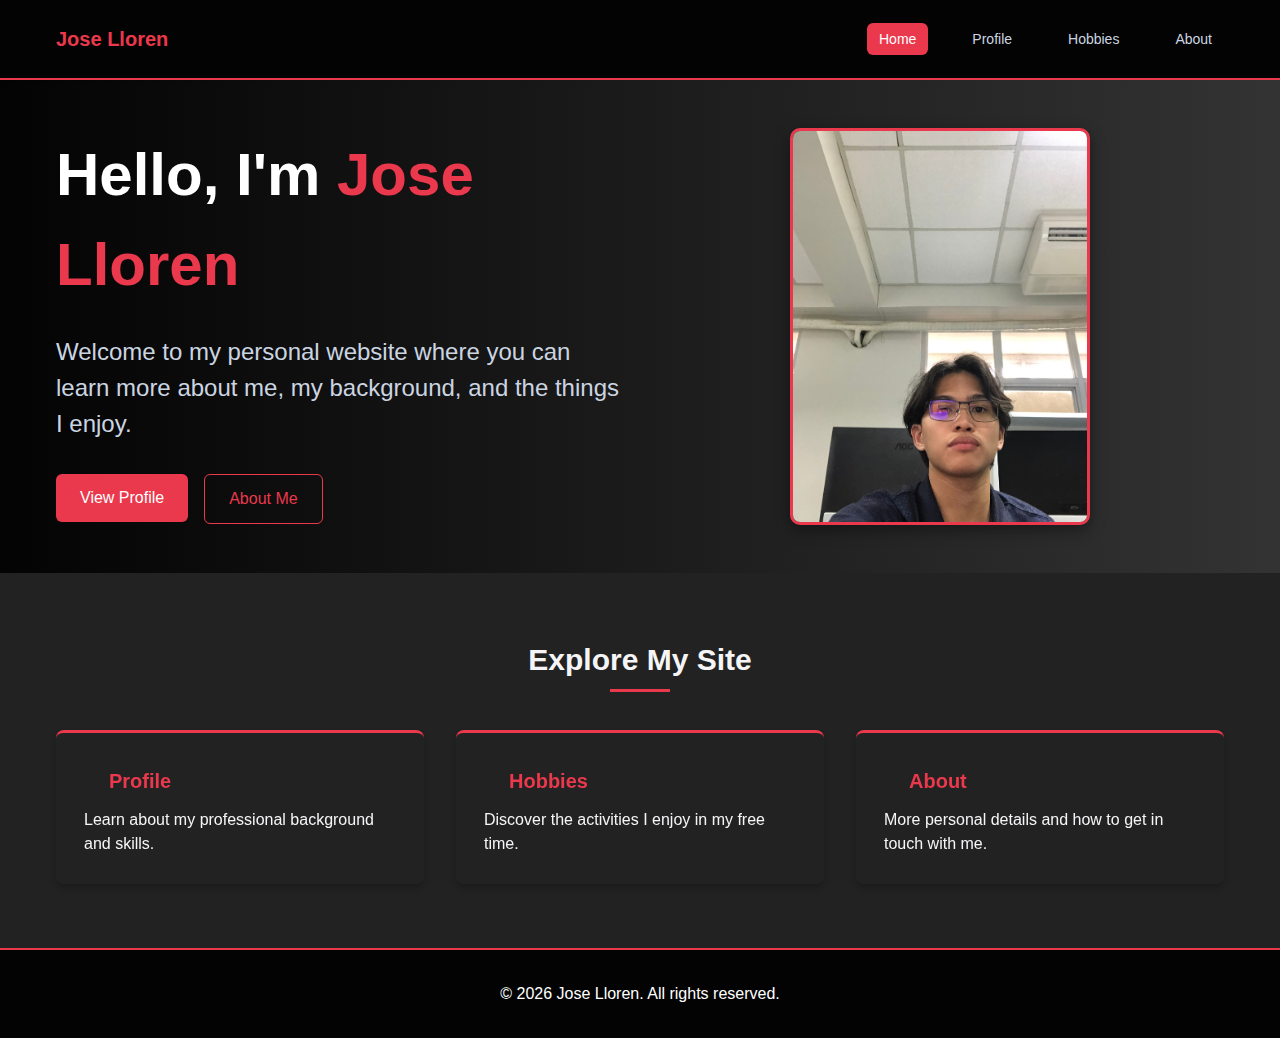
<file: index.html>
<!DOCTYPE html>
<html lang="en">
<head>
  <meta charset="UTF-8">
  <meta name="viewport" content="width=device-width, initial-scale=1.0">
  <title>Jose Lloren - Home</title>
  <meta name="description" content="Personal website of Jose Lloren">
  <link rel="stylesheet" href="styles.css">
</head>
<body>
  <nav>
    <div class="container">
      <a href="index.html" class="brand">Jose Lloren</a>
      <ul class="nav-links">
        <li><a href="index.html" class="active">Home</a></li>
        <li><a href="profile.html">Profile</a></li>
        <li><a href="hobbies.html">Hobbies</a></li>
        <li><a href="about.html">About</a></li>
      </ul>
    </div>
  </nav>
  
  <div class="hero">
    <div class="container">
      <div class="hero-content">
        <div class="hero-text">
          <h1>Hello, I'm <span class="hero-name">Jose Lloren</span></h1>
          <p>Welcome to my personal website where you can learn more about me, my background, and the things I enjoy.</p>
          <div class="button-container">
            <a href="profile.html" class="button button-primary">View Profile</a>
            <a href="about.html" class="button button-outline">About Me</a>
          </div>
        </div>
        <div class="hero-image">
          <img src="cd43dc96-94c6-40a9-b645-e7e615372386.png" class="profile-image">
        </div>
      </div>
    </div>
  </div>
  
  <section>
    <div class="container">
      <h2>Explore My Site</h2>
      
      <div class="grid grid-cols-1 grid-cols-3">
        <div class="card">
          <div class="card-content">
            <h3 class="card-title">Profile</h3>
            <p>Learn about my professional background and skills.</p>
          </div>
        </div>
        
        <div class="card">
          <div class="card-content">
            <h3 class="card-title">Hobbies</h3>
            <p>Discover the activities I enjoy in my free time.</p>
          </div>
        </div>
        
        <div class="card">
          <div class="card-content">
            <h3 class="card-title">About</h3>
            <p>More personal details and how to get in touch with me.</p>
          </div>
        </div>
      </div>
    </div>
  </section>
  
  <footer>
    <div class="container">
      <p>© <script>document.write(new Date().getFullYear())</script> Jose Lloren. All rights reserved.</p>
    </div>
  </footer>
</body>
</html>
</file>
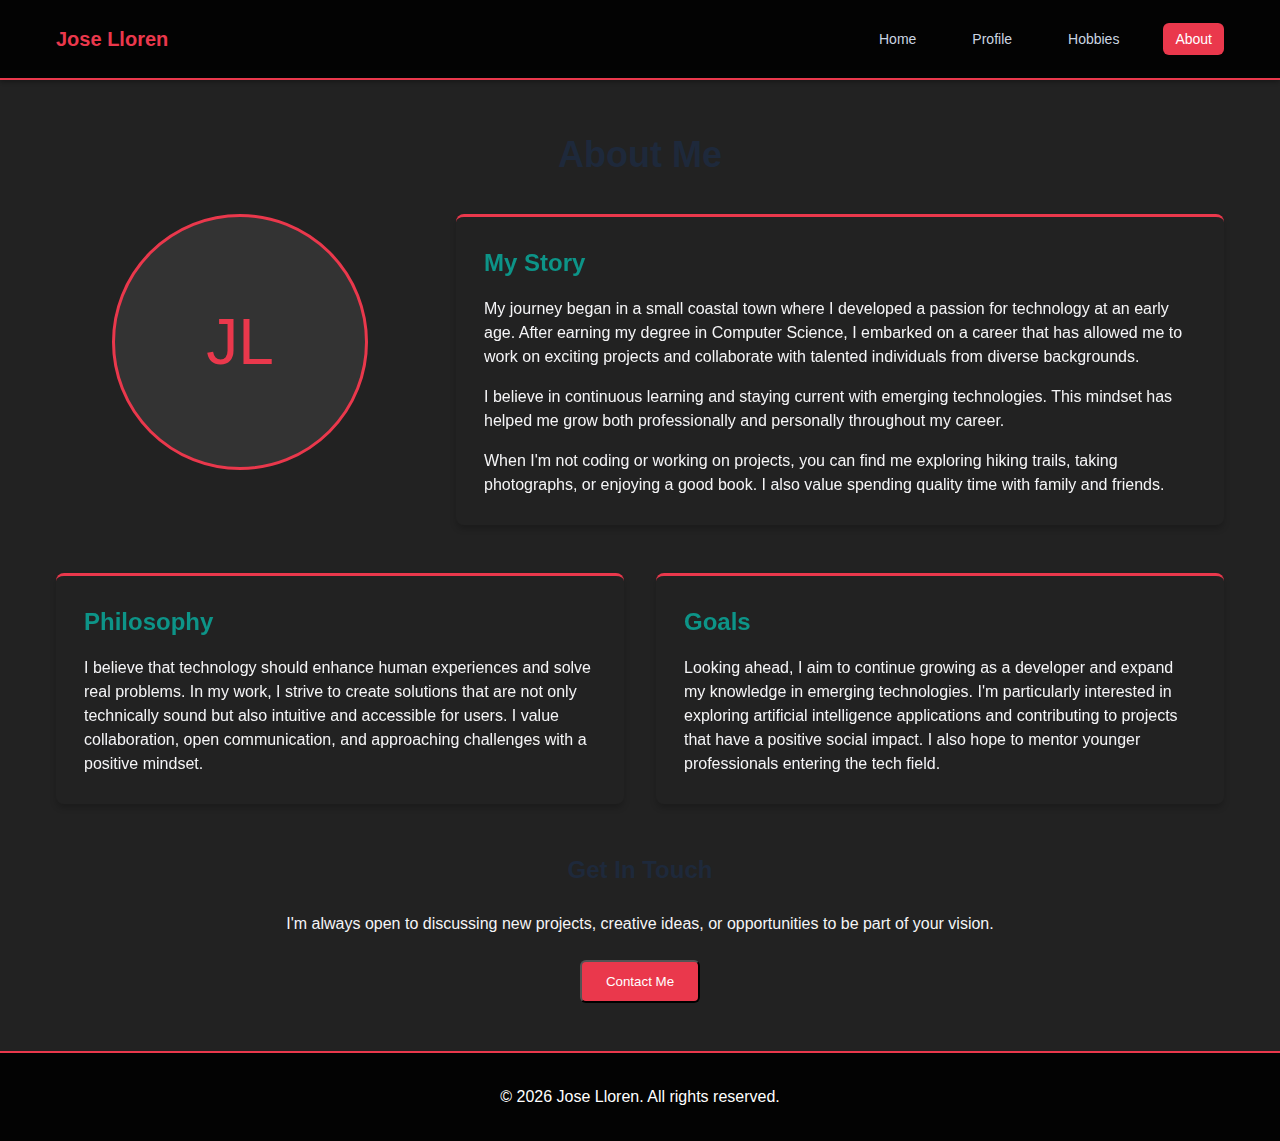
<file: about.html>
<!DOCTYPE html>
<html lang="en">
<head>
  <meta charset="UTF-8">
  <meta name="viewport" content="width=device-width, initial-scale=1.0">
  <title>Jose Lloren - About</title>
  <meta name="description" content="About Jose Lloren">
  <link rel="stylesheet" href="styles.css">
</head>
<body>
  <nav>
    <div class="container">
      <a href="index.html" class="brand">Jose Lloren</a>
      <ul class="nav-links">
        <li><a href="index.html">Home</a></li>
        <li><a href="profile.html">Profile</a></li>
        <li><a href="hobbies.html">Hobbies</a></li>
        <li><a href="about.html" class="active">About</a></li>
      </ul>
    </div>
  </nav>
  
  <div class="container" style="padding-top: 3rem; padding-bottom: 3rem;">
    <h1 style="font-size: 2.25rem; font-weight: bold; margin-bottom: 2rem; text-align: center; color: #1e293b;">About Me</h1>
    
    <div class="grid grid-cols-1 grid-cols-3 mb-12">
      <div style="display: flex; justify-content: center;">
        <div class="avatar-placeholder">JL</div>
      </div>
      
      <div style="grid-column: span 2;">
        <div class="card">
          <div class="card-content">
            <h2 style="font-size: 1.5rem; font-weight: bold; margin-bottom: 1rem; color: #0d9488;">My Story</h2>
            
            <p style="margin-bottom: 1rem;">
              My journey began in a small coastal town where I developed a passion for technology at an early age. 
              After earning my degree in Computer Science, I embarked on a career that has allowed me to work on 
              exciting projects and collaborate with talented individuals from diverse backgrounds.
            </p>
            
            <p style="margin-bottom: 1rem;">
              I believe in continuous learning and staying current with emerging technologies. This mindset has 
              helped me grow both professionally and personally throughout my career.
            </p>
            
            <p>
              When I'm not coding or working on projects, you can find me exploring hiking trails, 
              taking photographs, or enjoying a good book. I also value spending quality time with family and friends.
            </p>
          </div>
        </div>
      </div>
    </div>
    
    <div class="grid grid-cols-1 grid-cols-2 mb-12">
      <div class="card">
        <div class="card-content">
          <h2 style="font-size: 1.5rem; font-weight: bold; margin-bottom: 1rem; color: #0d9488;">Philosophy</h2>
          <p>
            I believe that technology should enhance human experiences and solve real problems. 
            In my work, I strive to create solutions that are not only technically sound but also 
            intuitive and accessible for users. I value collaboration, open communication, and 
            approaching challenges with a positive mindset.
          </p>
        </div>
      </div>
      
      <div class="card">
        <div class="card-content">
          <h2 style="font-size: 1.5rem; font-weight: bold; margin-bottom: 1rem; color: #0d9488;">Goals</h2>
          <p>
            Looking ahead, I aim to continue growing as a developer and expand my knowledge in emerging 
            technologies. I'm particularly interested in exploring artificial intelligence applications 
            and contributing to projects that have a positive social impact. I also hope to mentor 
            younger professionals entering the tech field.
          </p>
        </div>
      </div>
    </div>
    
    <div class="max-w-3xl text-center">
      <h2 style="font-size: 1.5rem; font-weight: bold; margin-bottom: 1.5rem; color: #1e293b;">Get In Touch</h2>
      <p class="mb-6">
        I'm always open to discussing new projects, creative ideas, or opportunities to be part of your vision.
      </p>
      <button 
        class="button button-primary"
        onclick="alert('Contact Info: Email: contact@joselloren.com | Phone: (555) 123-4567')"
      >
        Contact Me
      </button>
    </div>
  </div>
  
  <footer>
    <div class="container">
      <p>© <script>document.write(new Date().getFullYear())</script> Jose Lloren. All rights reserved.</p>
    </div>
  </footer>
</body>
</html>
</file>
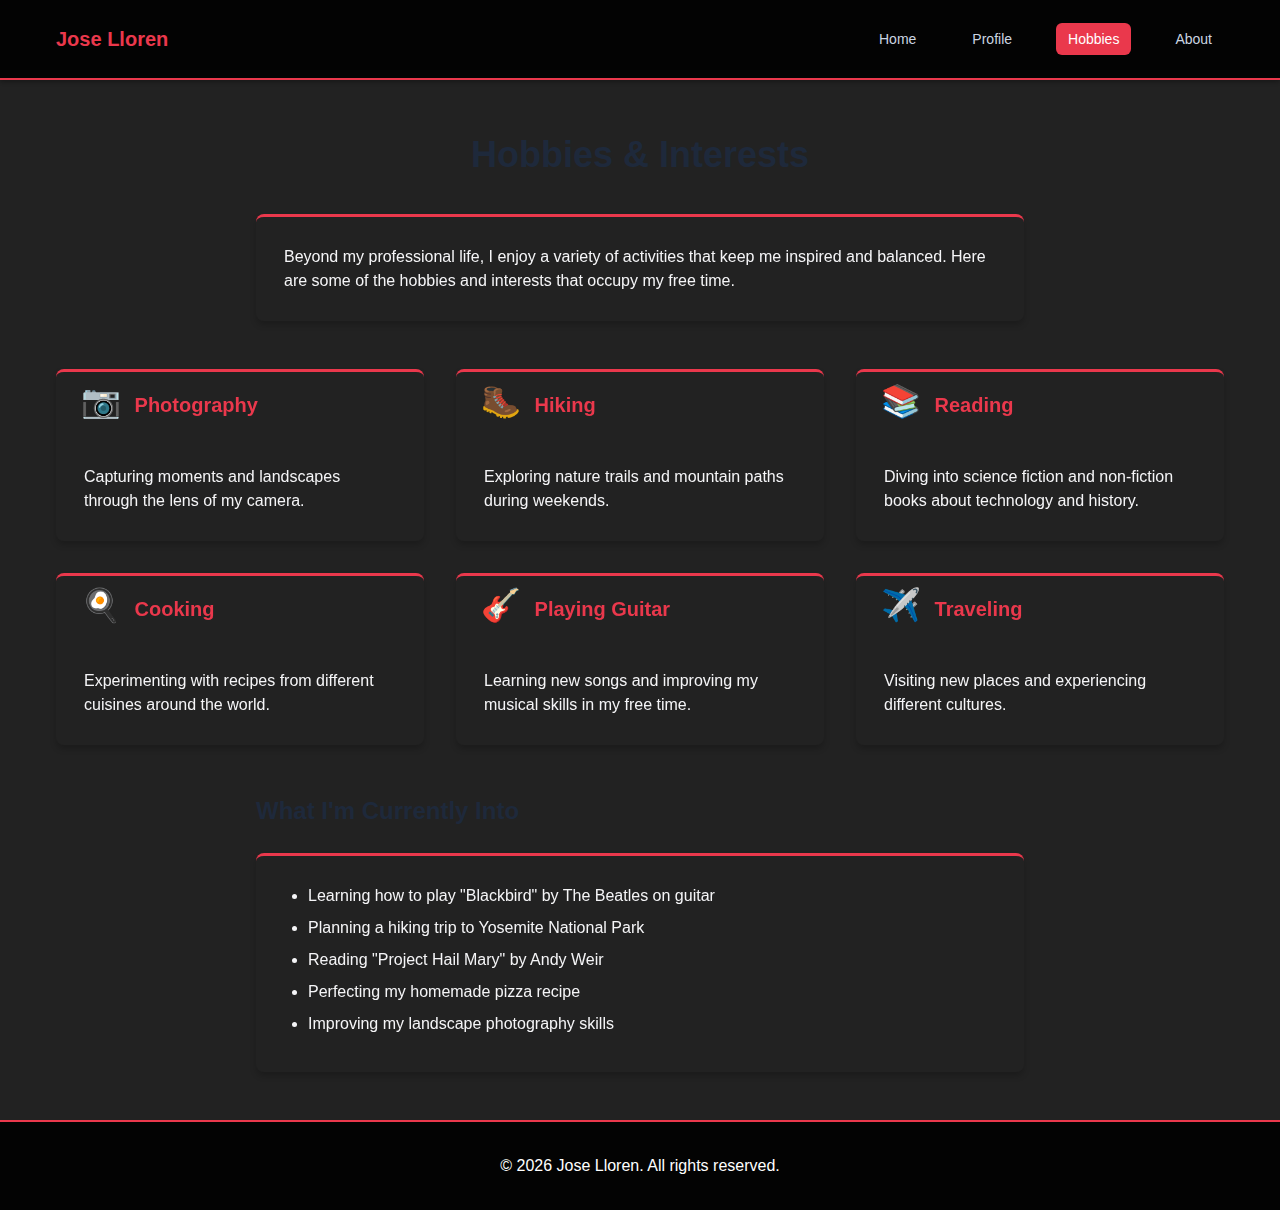
<file: hobbies.html>
<!DOCTYPE html>
<html lang="en">
<head>
  <meta charset="UTF-8">
  <meta name="viewport" content="width=device-width, initial-scale=1.0">
  <title>Jose Lloren - Hobbies</title>
  <meta name="description" content="Hobbies and interests of Jose Lloren">
  <link rel="stylesheet" href="styles.css">
</head>
<body>
  <nav>
    <div class="container">
      <a href="index.html" class="brand">Jose Lloren</a>
      <ul class="nav-links">
        <li><a href="index.html">Home</a></li>
        <li><a href="profile.html">Profile</a></li>
        <li><a href="hobbies.html" class="active">Hobbies</a></li>
        <li><a href="about.html">About</a></li>
      </ul>
    </div>
  </nav>
  
  <div class="container" style="padding-top: 3rem; padding-bottom: 3rem;">
    <h1 style="font-size: 2.25rem; font-weight: bold; margin-bottom: 2rem; text-align: center; color: #1e293b;">Hobbies & Interests</h1>
    
    <div class="max-w-3xl mb-12">
      <div class="card">
        <div class="card-content">
          <p>
            Beyond my professional life, I enjoy a variety of activities that keep me inspired and balanced. 
            Here are some of the hobbies and interests that occupy my free time.
          </p>
        </div>
      </div>
    </div>
    
    <div class="grid grid-cols-1 grid-cols-3 mb-12">
      <div class="card">
        <div class="card-header">
          <h3 class="card-title">
            <span class="emoji">📷</span>
            Photography
          </h3>
        </div>
        <div class="card-content">
          <p>Capturing moments and landscapes through the lens of my camera.</p>
        </div>
      </div>
      
      <div class="card">
        <div class="card-header">
          <h3 class="card-title">
            <span class="emoji">🥾</span>
            Hiking
          </h3>
        </div>
        <div class="card-content">
          <p>Exploring nature trails and mountain paths during weekends.</p>
        </div>
      </div>
      
      <div class="card">
        <div class="card-header">
          <h3 class="card-title">
            <span class="emoji">📚</span>
            Reading
          </h3>
        </div>
        <div class="card-content">
          <p>Diving into science fiction and non-fiction books about technology and history.</p>
        </div>
      </div>
      
      <div class="card">
        <div class="card-header">
          <h3 class="card-title">
            <span class="emoji">🍳</span>
            Cooking
          </h3>
        </div>
        <div class="card-content">
          <p>Experimenting with recipes from different cuisines around the world.</p>
        </div>
      </div>
      
      <div class="card">
        <div class="card-header">
          <h3 class="card-title">
            <span class="emoji">🎸</span>
            Playing Guitar
          </h3>
        </div>
        <div class="card-content">
          <p>Learning new songs and improving my musical skills in my free time.</p>
        </div>
      </div>
      
      <div class="card">
        <div class="card-header">
          <h3 class="card-title">
            <span class="emoji">✈️</span>
            Traveling
          </h3>
        </div>
        <div class="card-content">
          <p>Visiting new places and experiencing different cultures.</p>
        </div>
      </div>
    </div>
    
    <div class="max-w-3xl">
      <h2 style="font-size: 1.5rem; font-weight: bold; margin-bottom: 1.5rem; color: #1e293b;">What I'm Currently Into</h2>
      <div class="card">
        <div class="card-content">
          <ul class="list-disc">
            <li>Learning how to play "Blackbird" by The Beatles on guitar</li>
            <li>Planning a hiking trip to Yosemite National Park</li>
            <li>Reading "Project Hail Mary" by Andy Weir</li>
            <li>Perfecting my homemade pizza recipe</li>
            <li>Improving my landscape photography skills</li>
          </ul>
        </div>
      </div>
    </div>
  </div>
  
  <footer>
    <div class="container">
      <p>© <script>document.write(new Date().getFullYear())</script> Jose Lloren. All rights reserved.</p>
    </div>
  </footer>
</body>
</html>
</file>
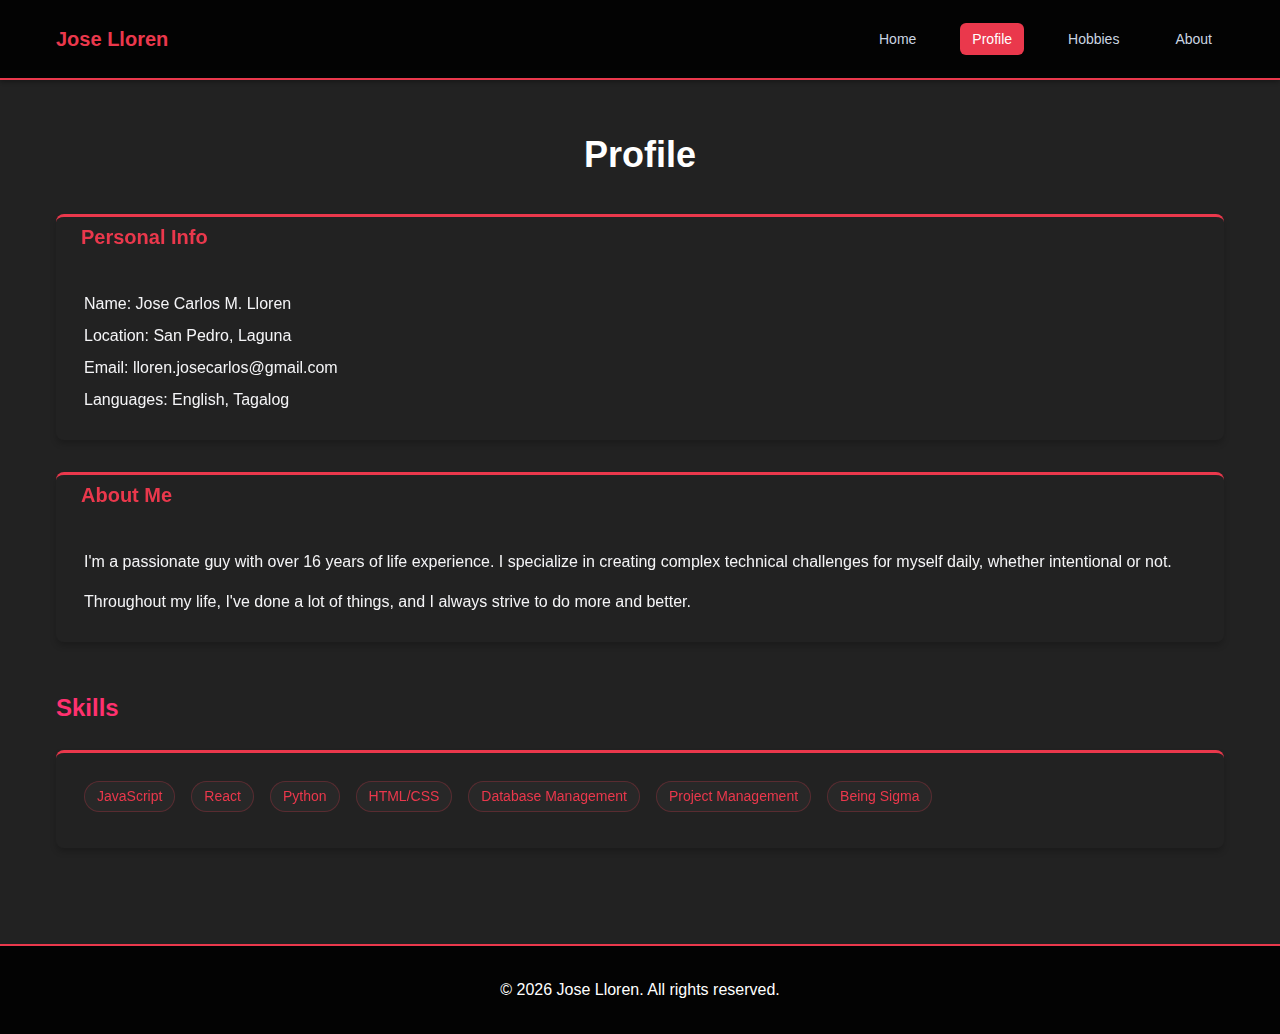
<file: profile.html>
<!DOCTYPE html>
<html lang="en">
<head>
  <meta charset="UTF-8">
  <meta name="viewport" content="width=device-width, initial-scale=1.0">
  <title>Jose Lloren - Profile</title>
  <meta name="description" content="Professional profile of Jose Lloren">
  <link rel="stylesheet" href="styles.css">
</head>
<body>
  <nav>
    <div class="container">
      <a href="index.html" class="brand">Jose Lloren</a>
      <ul class="nav-links">
        <li><a href="index.html">Home</a></li>
        <li><a href="profile.html" class="active">Profile</a></li>
        <li><a href="hobbies.html">Hobbies</a></li>
        <li><a href="about.html">About</a></li>
      </ul>
    </div>
  </nav>
  
  <div class="container" style="padding-top: 3rem; padding-bottom: 3rem;">
    <h1 style="font-size: 2.25rem; font-weight: bold; margin-bottom: 2rem; text-align: center; color: white;">Profile</h1>
    
    <div class="grid grid-cols-profile mb-12">
      <div>
        <div class="card">
          <div class="card-header">
            <h3 class="card-title">Personal Info</h3>
          </div>
          <div class="card-content">
            <div class="space-y-2">
              <p><span style="font-weight: 500;">Name:</span> Jose Carlos M. Lloren</p>
              <p><span style="font-weight: 500;">Location:</span> San Pedro, Laguna</p>
              <p><span style="font-weight: 500;">Email:</span> lloren.josecarlos@gmail.com</p>
              <p><span style="font-weight: 500;">Languages:</span> English, Tagalog</p>
            </div>
          </div>
        </div>
      </div>
      
      <div>
        <div class="card">
          <div class="card-header">
            <h3 class="card-title">About Me</h3>
          </div>
          <div class="card-content">
            <p style="margin-bottom: 1rem;">
              I'm a passionate guy with over 16 years of life experience. 
              I specialize in creating complex technical challenges for myself daily, whether intentional or not.
            </p>
            <p>
              Throughout my life, I've done a lot of things, and I always strive to do more and better.
              
            </p>
          </div>
        </div>
      </div>
    </div>
    
    
    
    <h2 style="font-size: 1.5rem; font-weight: bold; margin-bottom: 1.5rem; color: #ff316f;">Skills</h2>
    <div class="card mb-12">
      <div class="card-content">
        <div style="display: flex; flex-wrap: wrap; gap: 0.5rem;">
          <span class="tag">JavaScript</span>
          <span class="tag">React</span>
          <span class="tag">Python</span>
          <span class="tag">HTML/CSS</span>
          <span class="tag">Database Management</span>
          <span class="tag">Project Management</span>
          <span class="tag">Being Sigma</span>
        </div>
      </div>
    </div>
  </div>
  
  <footer>
    <div class="container">
      <p>© <script>document.write(new Date().getFullYear())</script> Jose Lloren. All rights reserved.</p>
    </div>
  </footer>
</body>
</html>
</file>
<file: styles.css>
/* Base styles */
* {
  margin: 0;
  padding: 0;
  box-sizing: border-box;
}

body {
  font-family: -apple-system, BlinkMacSystemFont, 'Segoe UI', Roboto, Oxygen, Ubuntu, Cantarell, 'Open Sans', 'Helvetica Neue', sans-serif;
  background-color: #222;
  color: #f5f5f7;
  line-height: 1.5;
}

.container {
  max-width: 1200px;
  margin: 0 auto;
  padding: 0 1rem;
}

/* Navigation */
nav {
  background-color: #000000e6;
  color: white;
  padding: 1rem 0;
  box-shadow: 0 2px 4px rgba(0, 0, 0, 0.3);
  border-bottom: 2px solid #ea384c;
}

nav .container {
  display: flex;
  flex-direction: column;
  align-items: center;
  justify-content: space-between;
  padding: 0.5rem 1rem;
}

@media (min-width: 640px) {
  nav .container {
    flex-direction: row;
  }
}

.brand {
  font-size: 1.25rem;
  font-weight: bold;
  color: #ea384c;
  text-decoration: none;
  margin-bottom: 1rem;
}

@media (min-width: 640px) {
  .brand {
    margin-bottom: 0;
  }
}

.brand:hover {
  color: #f05d6d;
  transition: color 0.3s;
}

.nav-links {
  display: flex;
  list-style: none;
  gap: 0.25rem;
}

@media (min-width: 768px) {
  .nav-links {
    gap: 2rem;
  }
}

.nav-links a {
  padding: 0.5rem 0.75rem;
  border-radius: 0.375rem;
  font-size: 0.875rem;
  font-weight: 500;
  text-decoration: none;
  transition: background-color 0.3s, color 0.3s;
  color: #cbd5e1;
}

.nav-links a:hover {
  background-color: #333;
  color: white;
}

.nav-links a.active {
  background-color: #ea384c;
  color: white;
}

/* Hero Section */
.hero {
  background: linear-gradient(to right, #000000e6, #333);
  color: white;
  padding: 3rem 0;
  position: relative;
}

.hero::before {
  content: '';
  position: absolute;
  top: 0;
  left: 0;
  right: 0;
  bottom: 0;
  background: url('data:image/svg+xml;utf8,<svg xmlns="http://www.w3.org/2000/svg" viewBox="0 0 100 100"><circle cx="50" cy="50" r="40" stroke="%23ea384c" stroke-width="1" fill="none" opacity="0.1"/></svg>');
  background-size: 100px 100px;
  opacity: 0.05;
  pointer-events: none;
}

.hero-content {
  display: flex;
  flex-direction: column-reverse;
  align-items: center;
  gap: 2rem;
}

@media (min-width: 768px) {
  .hero-content {
    flex-direction: row;
    justify-content: space-between;
  }
  
  .hero-text {
    flex: 1;
    text-align: left;
  }
  
  .hero-image {
    flex: 1;
    display: flex;
    justify-content: center;
  }
}

.hero h1 {
  font-size: 2.25rem;
  font-weight: bold;
  margin-bottom: 1.5rem;
}

@media (min-width: 768px) {
  .hero h1 {
    font-size: 3.75rem;
  }
}

.hero p {
  font-size: 1.125rem;
  margin-bottom: 2rem;
  max-width: 42rem;
  color: #cbd5e1;
}

@media (min-width: 768px) {
  .hero p {
    font-size: 1.5rem;
  }
}

.hero-name {
  color: #ea384c;
}

.profile-image {
  width: 300px;
  height: auto;
  border-radius: 10px;
  box-shadow: 0 5px 15px rgba(0, 0, 0, 0.4);
  border: 3px solid #ea384c;
  transition: transform 0.3s ease;
}

.profile-image:hover {
  transform: scale(1.02);
}

.button-container {
  display: flex;
  flex-direction: column;
  gap: 1rem;
  align-items: center;
}

@media (min-width: 640px) {
  .button-container {
    flex-direction: row;
    align-items: flex-start;
  }
}

.button {
  display: inline-block;
  padding: 0.75rem 1.5rem;
  border-radius: 0.375rem;
  font-weight: 500;
  text-decoration: none;
  text-align: center;
  transition: all 0.3s ease;
}

.button-primary {
  background-color: #ea384c;
  color: white;
}

.button-primary:hover {
  background-color: #f05d6d;
  transform: translateY(-2px);
  box-shadow: 0 4px 8px rgba(234, 56, 76, 0.4);
}

.button-outline {
  background-color: transparent;
  border: 1px solid #ea384c;
  color: #ea384c;
}

.button-outline:hover {
  color: white;
  background-color: #ea384c;
  transform: translateY(-2px);
  box-shadow: 0 4px 8px rgba(234, 56, 76, 0.3);
}

/* Cards */
section {
  padding: 4rem 1rem;
}

section h2 {
  font-size: 1.875rem;
  font-weight: bold;
  text-align: center;
  margin-bottom: 3rem;
  color: #f5f5f7;
  position: relative;
}

section h2::after {
  content: '';
  position: absolute;
  bottom: -10px;
  left: 50%;
  transform: translateX(-50%);
  width: 60px;
  height: 3px;
  background-color: #ea384c;
}

.card {
  background-color: #2226;
  border-radius: 0.5rem;
  box-shadow: 0 4px 6px rgba(0, 0, 0, 0.2);
  transition: all 0.3s ease;
  border-top: 3px solid #ea384c;
  overflow: hidden;
  backdrop-filter: blur(3px);
}

.card:hover {
  transform: translateY(-5px);
  box-shadow: 0 10px 15px rgba(234, 56, 76, 0.3);
}

.card-content {
  padding: 1.75rem;
}

.card-title {
  font-size: 1.25rem;
  font-weight: 600;
  margin-bottom: 0.75rem;
  padding-top: 5px;
  padding-left: 25px;
  color: #ea384c;
}

/* Grid Layouts */
.grid {
  display: grid;
  gap: 2rem;
}

.grid-cols-1 {
  grid-template-columns: 1fr;
}

@media (min-width: 768px) {
  .grid-cols-3 {
    grid-template-columns: repeat(3, 1fr);
  }
  
  .grid-cols-2 {
    grid-template-columns: repeat(2, 1fr);
  }
}

/* Footer */
footer {
  background-color: #000000e6;
  color: white;
  padding: 2rem 0;
  text-align: center;
  border-top: 2px solid #ea384c;
}

/* Profile Specific */
.avatar-placeholder {
  width: 16rem;
  height: 16rem;
  background-color: #333;
  border-radius: 50%;
  display: flex;
  align-items: center;
  justify-content: center;
  font-size: 4rem;
  color: #ea384c;
  margin: 0 auto;
  border: 3px solid #ea384c;
}

.tag {
  display: inline-block;
  background-color: #3336;
  color: #ea384c;
  padding: 0.25rem 0.75rem;
  border-radius: 9999px;
  font-size: 0.875rem;
  margin-right: 0.5rem;
  margin-bottom: 0.5rem;
  border: 1px solid #ea384c40;
}

.space-y-2 > * + * {
  margin-top: 0.5rem;
}

.space-y-4 > * + * {
  margin-top: 1rem;
}

.space-y-6 > * + * {
  margin-top: 1.5rem;
}

/* Hobbies Specific */
.emoji {
  font-size: 2rem;
  margin-right: 0.5rem;
  display: inline-block;
}

.list-disc {
  list-style-type: disc;
  padding-left: 1.5rem;
}

.list-disc li {
  margin-bottom: 0.5rem;
}

/* About Page */
.text-center {
  text-align: center;
}

.mb-4 {
  margin-bottom: 1rem;
}

.mb-6 {
  margin-bottom: 1.5rem;
}

.mb-8 {
  margin-bottom: 2rem;
}

.mb-12 {
  margin-bottom: 3rem;
}

.mt-12 {
  margin-top: 3rem;
}

.max-w-3xl {
  max-width: 48rem;
  margin-left: auto;
  margin-right: auto;
}
</file>
